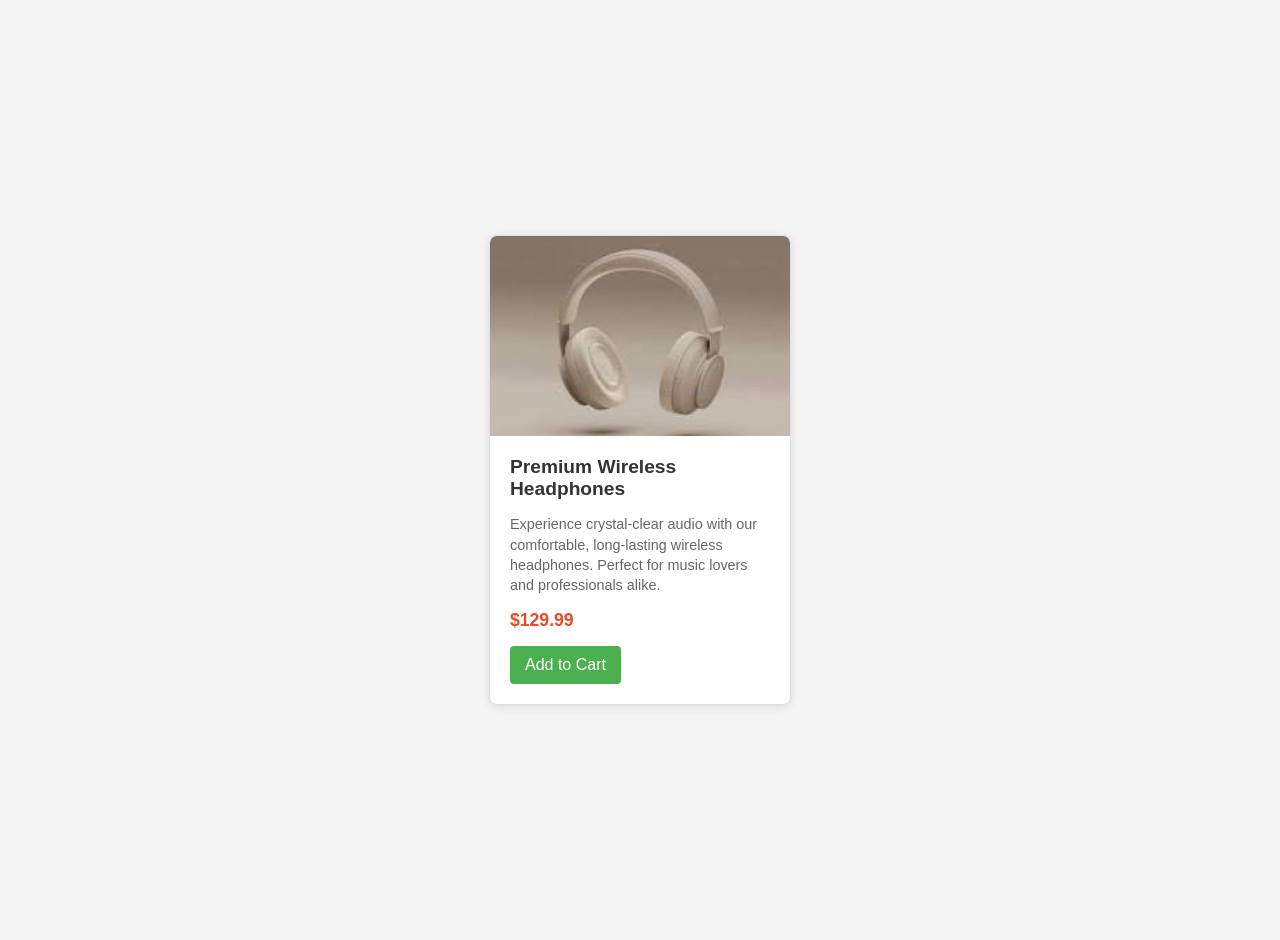
<file: index.html>
<!DOCTYPE html> 
<html lang="en"> 
<head> 
<meta charset="UTF-8" /> 
<meta name="viewport" content="width=device-width, initial-scale=1.0" /> 
<title>Product Card Layout</title> 
<link rel="stylesheet" href="./style.css" /> 
</head> 
<body> 
</body> 
</html>
  <body> 
    <div class="product-card"> 
      <div class="product-image"></div> 
      <div class="product-info"> 
        <h2 class="product-title">Premium Wireless Headphones</h2> 
        <p class="product-description"> 
          Experience crystal-clear audio with our comfortable, long-lasting 
          wireless headphones. Perfect for music lovers and professionals alike. 
        </p> 
        <div class="product-price">$129.99</div> 
        <button class="product-button">Add to Cart</button> 
      </div> 
    </div> 
  </body>
</file>
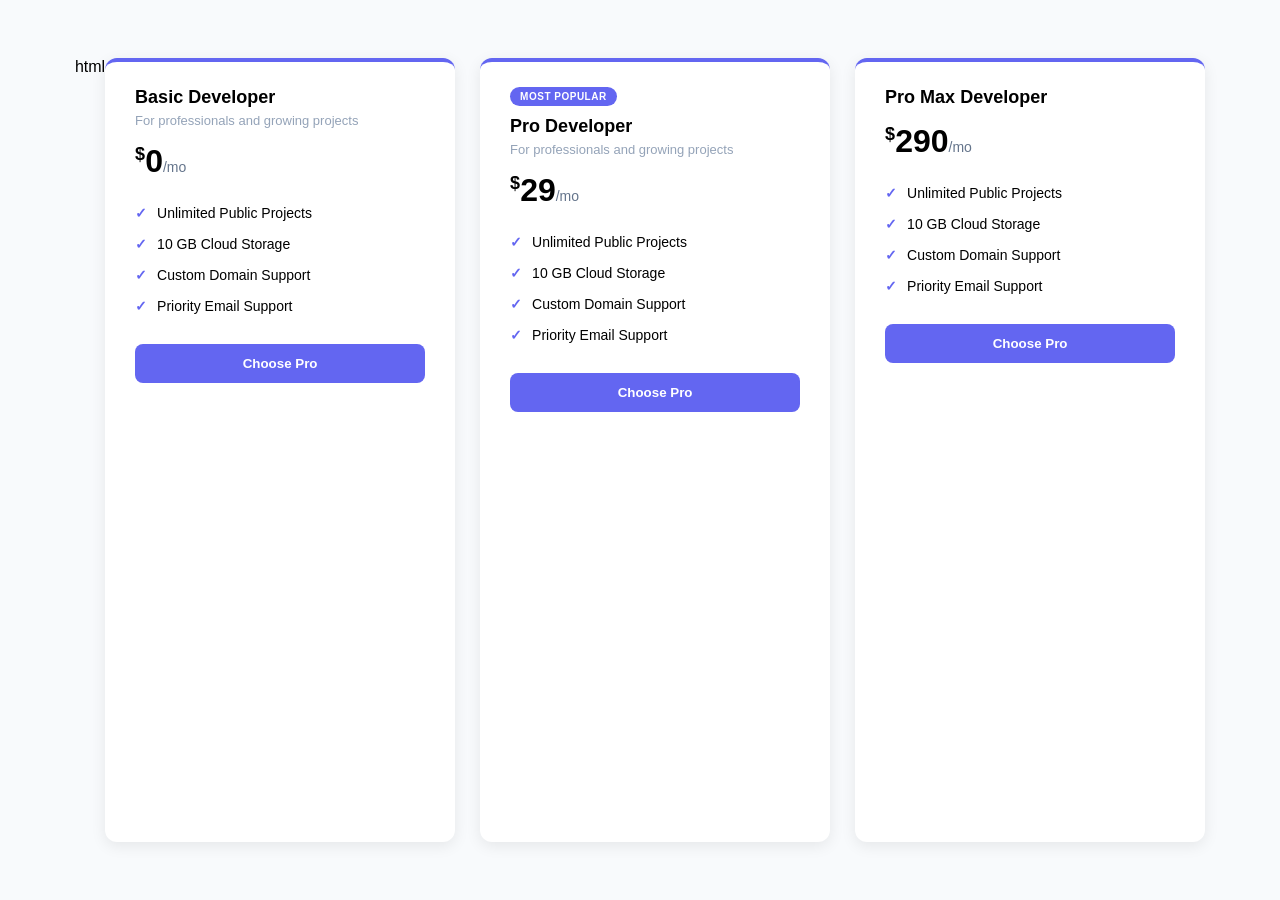
<file: page.html>
html<!DOCTYPE html>
<html lang="en">
<head>
<meta charset="UTF-8">
<meta name="viewport" content="width=device-width, initial-scale=1.0">
<title>Pricing Card Layout</title>
<style>
  body {
    font-family: -apple-system, BlinkMacSystemFont, 'Segoe UI', sans-serif;
    background: #f8fafc;
    display: flex;
    justify-content: center;
    padding: 50px 20px;
  }
  .pricing-container {
    display: flex;
    gap: 25px;
    max-width: 1100px;
  }
  .card {
    background: white;
    border-radius: 12px;
    padding: 25px 30px;
    width: 300px;
    box-shadow: 0 4px 15px rgba(0,0,0,0.08);
    border-top: 4px solid #6366f1;
    position: relative;
  }
  .card h2 { margin: 0; font-size: 18px; }
  .card .subtitle { color: #94a3b8; font-size: 13px; margin: 5px 0 15px; }
  .price { font-size: 32px; font-weight: bold; margin-bottom: 25px; }
  .price span { font-size: 14px; font-weight: normal; color: #64748b; }
  .price sup { font-size: 18px; }
  .badge {
    background: #6366f1;
    color: white;
    font-size: 10px;
    padding: 4px 10px;
    border-radius: 20px;
    font-weight: bold;
    letter-spacing: 0.5px;
    display: inline-block;
    margin-bottom: 10px;
  }
  ul { list-style: none; padding: 0; margin: 0 0 30px; }
  ul li { margin-bottom: 15px; font-size: 14px; }
  ul li::before { content: "✓"; color: #6366f1; font-weight: bold; margin-right: 10px; }
  .btn {
    background: #6366f1;
    color: white;
    border: none;
    width: 100%;
    padding: 12px;
    border-radius: 8px;
    font-weight: 600;
    cursor: pointer;
  }
</style>
</head>
<body>

<div class="pricing-container">

  <div class="card">
    <h2>Basic Developer</h2>
    <div class="subtitle">For professionals and growing projects</div>
    <div class="price"><sup>$</sup>0<span>/mo</span></div>
    <ul>
      <li>Unlimited Public Projects</li>
      <li>10 GB Cloud Storage</li>
      <li>Custom Domain Support</li>
      <li>Priority Email Support</li>
    </ul>
    <button class="btn">Choose Pro</button>
  </div>

  <div class="card">
    <div class="badge">MOST POPULAR</div>
    <h2>Pro Developer</h2>
    <div class="subtitle">For professionals and growing projects</div>
    <div class="price"><sup>$</sup>29<span>/mo</span></div>
    <ul>
      <li>Unlimited Public Projects</li>
      <li>10 GB Cloud Storage</li>
      <li>Custom Domain Support</li>
      <li>Priority Email Support</li>
    </ul>
    <button class="btn">Choose Pro</button>
  </div>

  <div class="card">
    <h2>Pro Max Developer</h2>
    <div class="subtitle"></div>
    <div class="price"><sup>$</sup>290<span>/mo</span></div>
    <ul>
      <li>Unlimited Public Projects</li>
      <li>10 GB Cloud Storage</li>
      <li>Custom Domain Support</li>
      <li>Priority Email Support</li>
    </ul>
    <button class="btn">Choose Pro</button>
  </div>

</div>

</body>
</html>
</file>
<file: style.css>
body {
    font-family: Arial, sans-serif;
    background-color: #f4f4f4;
    margin: 0;
    padding: 20px;

    display: flex;
    justify-content: center;
    align-items: center;

    min-height: 100vh;
}

.product-card {
    background-color: #ffffff;
    border-radius: 8px;
    box-shadow: 0 2px 10px rgba(0, 0, 0, 0.1);
    overflow: hidden;
    width: 300px;
    margin: 20px;
    border: 1px solid #e0e0e0;
}

.product-image {
    width: 100%;
    height: 200px;

    background-image: url("[data-uri]");
    

    background-size: cover;
    background-position: center;
}

.product-info {
    padding: 20px;
}

.product-title {
    font-size: 1.2em;
    font-weight: bold;
    color: #333;
    margin-top: 0;
    margin-bottom: 10px;
}

.product-description {
    color: #666;
    font-size: 0.9em;
    line-height: 1.4;
    margin-bottom: 15px;
}

.product-price {
    font-size: 1.1em;
    color: #e44d26;
    font-weight: bold;
    margin-bottom: 15px;
}

.product-button {
    background-color: #4caf50;
    color: white;
    border: none;
    padding: 10px 15px;
    font-size: 16px;
    border-radius: 4px;
    cursor: pointer;
    transition: background-color 0.3s;
}

.product-button:hover {
    background-color: #45a049;
}
</file>
